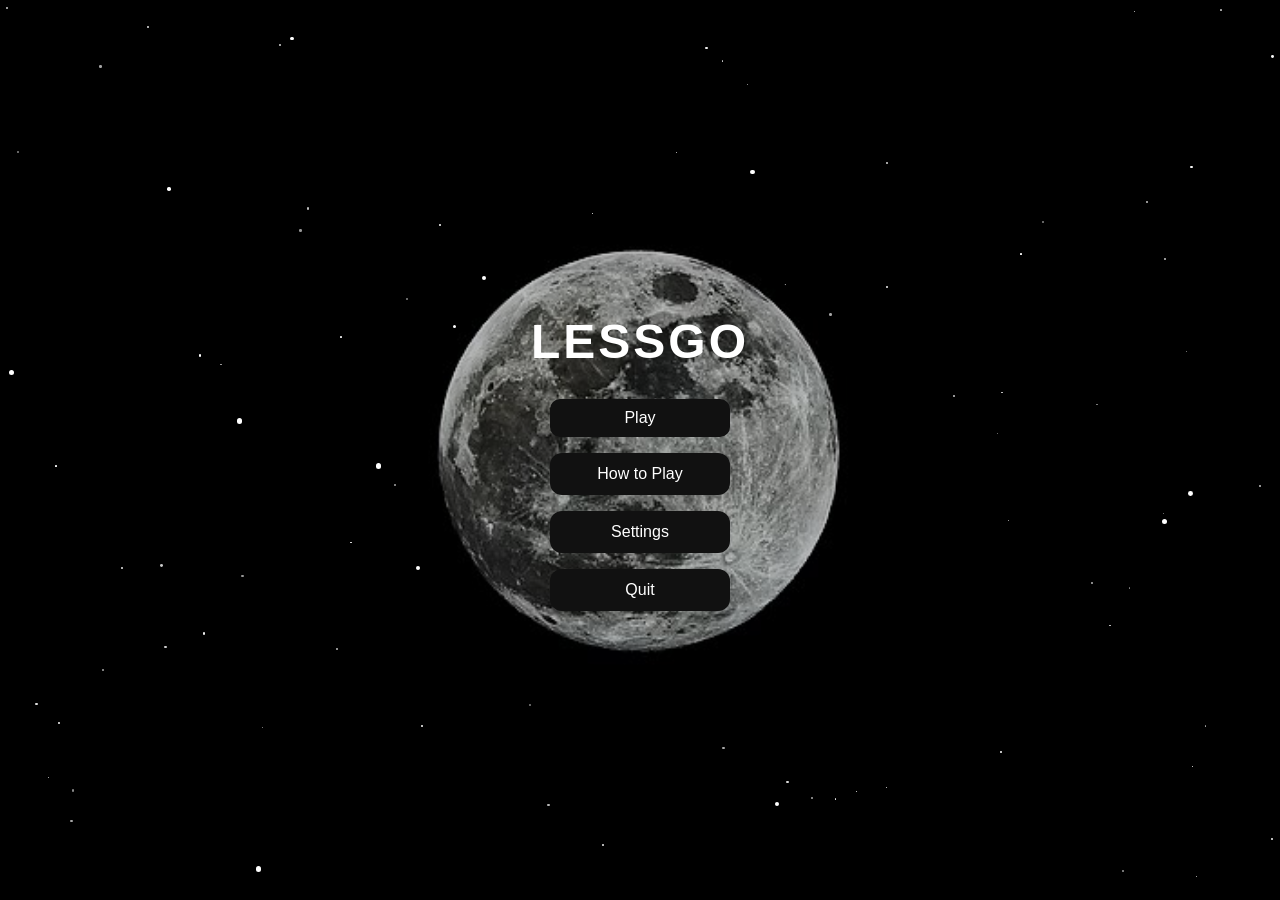
<file: index.htm>
<!DOCTYPE html>

<html lang="en">
<head>
  <meta charset="UTF-8" />
  <meta name="viewport" content="width=device-width, initial-scale=1.0" />
  <title>LessGo</title>
  <link rel="stylesheet" href="css/style.css" />

</head>
<body data-page="menu">

<div class="stars" id="stars"></div>
<div class="menu"> 
  <h1>LESSGO</h1>
  <button class="btn play" onclick="window.location.href='play.html'">Play</button>
  <button class="btn how" onclick="window.location.href='guides.html'">How To Play</button>
  <button class="btn settings" onclick="window.location.href='settings.html'">Settings</button>
  <button class="btn quit" onclick="quitGame()">Quit</button>
</div>

<script src="js/lang/en.js"></script>
  <script src="js/lang/nl.js"></script>
  <script src="js/words-en.js"></script>
  <script src="js/words-nl.js"></script>
  <script src="js/language.js"></script>
<script>
function startGame(){ alert("Starting LessGo!"); }
function showHowToPlay(){ alert("Guess the hidden word in limited tries. Letters change color based on correctness."); }
function openSettings(){ alert("Settings menu coming soon."); }
function quitGame(){ alert("Thanks for playing LessGo!"); }

// generate animated stars with some bigger and brighter
const starsContainer = document.getElementById('stars');
for(let i=0;i<100;i++){
  const star = document.createElement('div');
  let size = Math.random() * 2 + 1;
  let opacity = 0.5 + Math.random() * 0.5;
  // randomly make some stars bigger and brighter
  if(Math.random() < 0.2){
    size *= 2;
    opacity = 1;
  }
  star.className = 'star';
  star.style.width = `${size}px`;
  star.style.height = `${size}px`;
  star.style.top = `${Math.random()*100}%`;
  star.style.left = `${Math.random()*100}%`;
  star.style.opacity = opacity;
  star.style.animationDuration = `${Math.random()*2 + 1.5}s`;
  starsContainer.appendChild(star);
} 

</script>

</body>
</html>
</file>
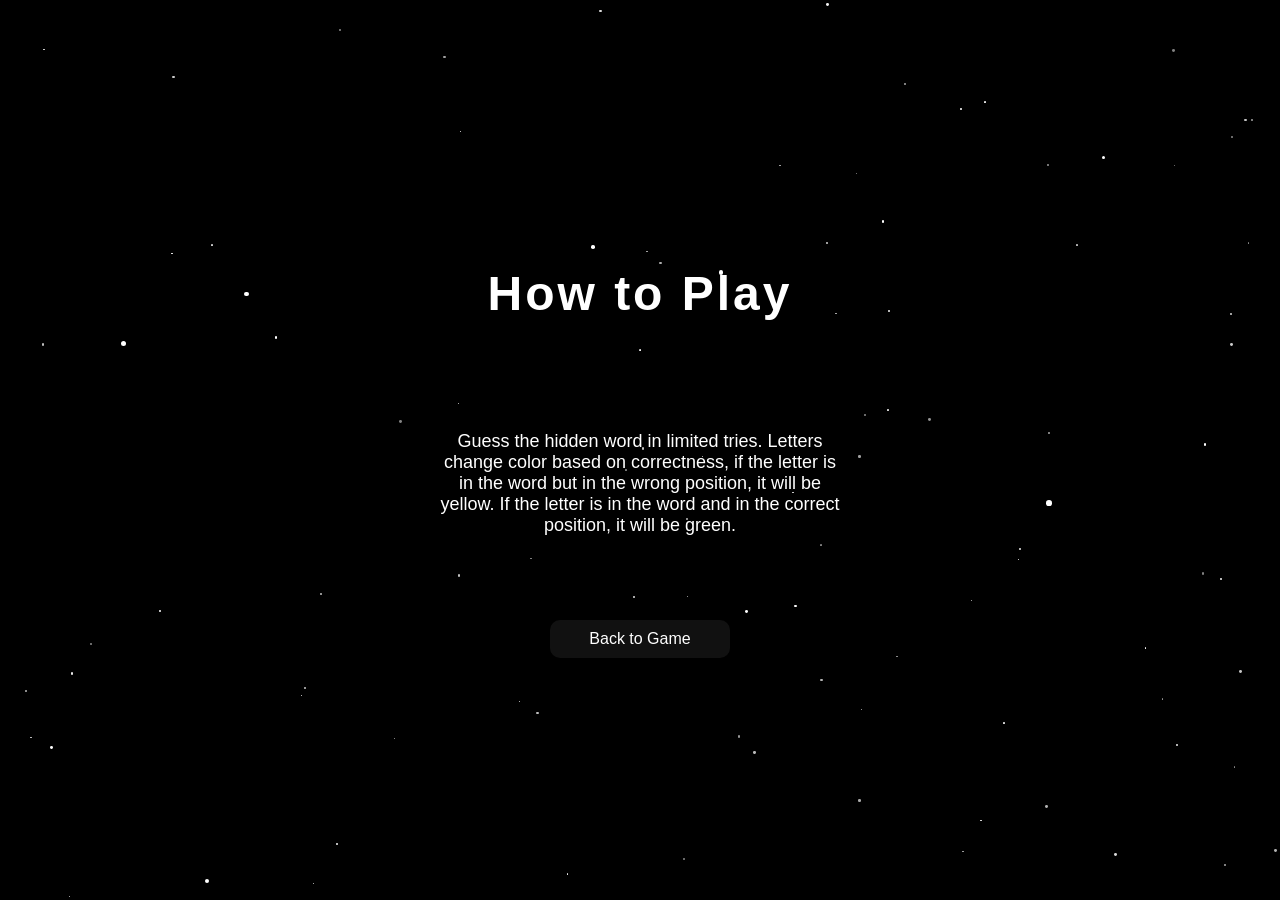
<file: guides.html>
<!DOCTYPE html>
<html lang="en">
<head>
  <meta charset="UTF-8" />
  <meta name="viewport" content="width=device-width, initial-scale=1.0" />
  <title>LessGo - How to play</title>
  <link rel="stylesheet" href="css/style.css" />
</head>
<body data-page="guides">
<div class="stars" id="stars"></div> 
<div class="guides-container">
  <h1 class="guide-title">How to Play</h1>
  <hr>
  <br>
  <br>
  <br>
  <p class="guide-instructions">Guess the hidden word in limited tries. Letters change color based on correctness, if the letter is in the word but in the wrong position, it will be yellow. If the letter is in the word and in the correct position, it will be green.</p>
  <br>
  <br>
  <br>
  <button class="btn play back-btn" onclick="window.location.href='play.html'">Back to Game</button> 

  <script src="js/lang/en.js"></script>
  <script src="js/lang/nl.js"></script>
  <script src="js/words-en.js"></script>
  <script src="js/words-nl.js"></script>
  <script src="js/language.js"></script>
<script>
const starsContainer = document.getElementById('stars');
for(let i=0;i<100;i++){
  const star = document.createElement('div');
  let size = Math.random() * 2 + 1;
  let opacity = 0.5 + Math.random() * 0.5;
  // randomly make some stars bigger and brighter
  if(Math.random() < 0.2){
    size *= 2;
    opacity = 1;
  }
  star.className = 'star';
  star.style.width = `${size}px`;
  star.style.height = `${size}px`;
  star.style.top = `${Math.random()*100}%`;
  star.style.left = `${Math.random()*100}%`;
  star.style.opacity = opacity;
  star.style.animationDuration = `${Math.random()*2 + 1.5}s`;
  starsContainer.appendChild(star);
} 

</script>
</body>
</html>
</file>
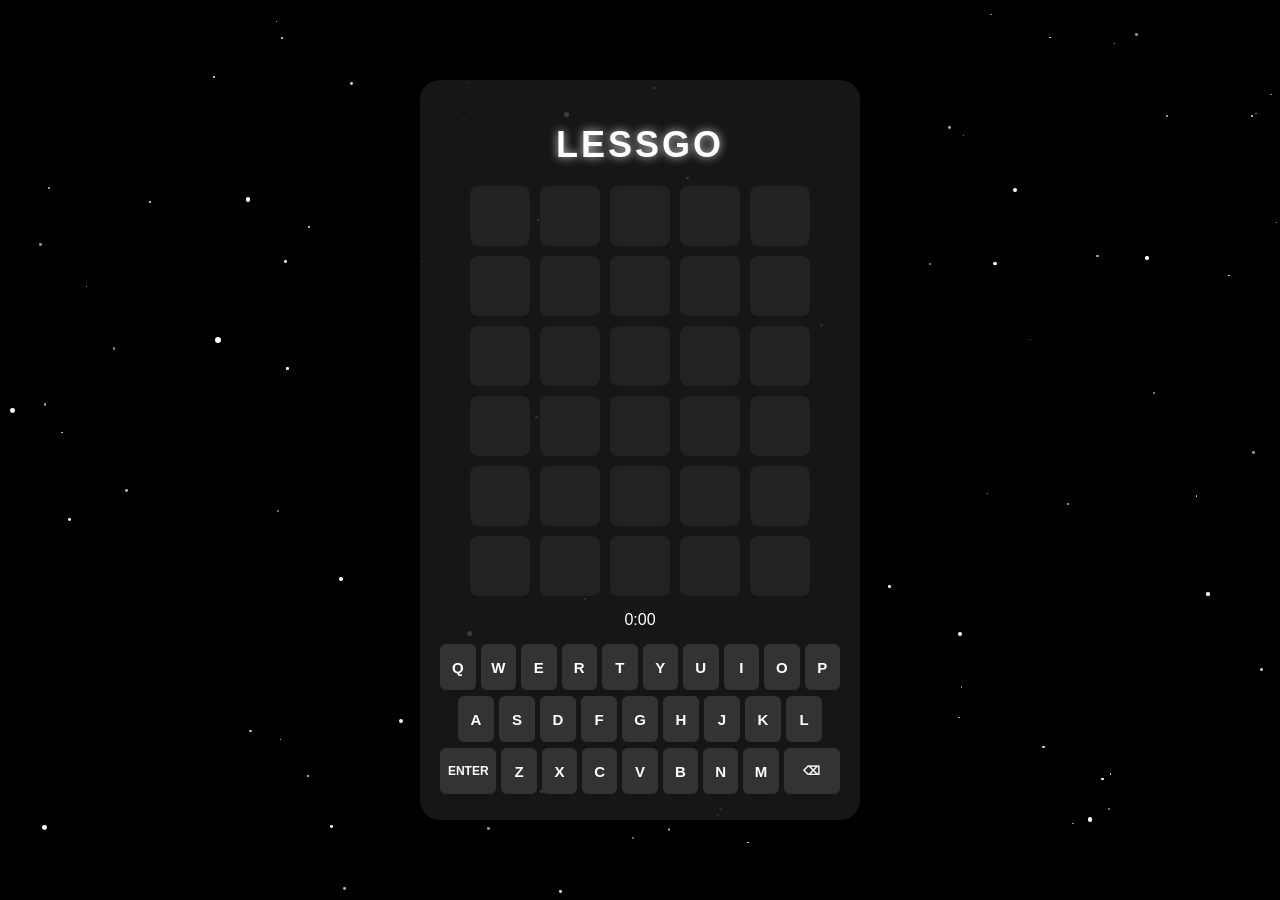
<file: play.html>
<!DOCTYPE html>
<html lang="en">
<head>
  <meta charset="UTF-8" />
  <meta name="viewport" content="width=device-width, initial-scale=1.0" />
  <title>LessGo - Game</title>
  <link rel="stylesheet" href="css/style.css" />
</head>
<body data-page="play">
  <!-- Stars background -->
  <div class="stars" id="stars"></div>

  <!-- Game container -->
  <div class="game-container">
    <h1>LESSGO</h1>
    <div id="grid" class="grid"></div>
      <div id="timer">0:00</div>
      <div id="keyboard"></div>
    <div id="victoryScreen" class="overlay hidden">
      <h2 class="victory-title">congratulations!</h2>
      <p class="victory-message">You guessed the word!</p>
      <br>
      <br>
      
      <P><span class="victory-time">Your time:</span> <span id="FinalTime"></span></P>

      <button id="playAgainBtn">Play Again</button>
    </div>

    <div id="loseScreen" class="overlay hidden">
      <h2 class="defeat-title">Better luck next time!</h2>
      <p><span class="defeat-message">The word was:</span> <span id="lostWord"></span></p>
      <br>
      <br>

      <p><span class="defeat-time">Your time:</span> <span id="FinalTimeLose"></span></p>


      <button id="playAgainLoseBtn">Try Again</button>
    </div>
  </div>

  <script src="js/lang/en.js"></script>
  <script src="js/lang/nl.js"></script>
  <script src="js/words-en.js"></script>
  <script src="js/words-nl.js"></script>
  <script src="js/language.js"></script>
  <!-- Game logic script -->
  <script src="js/play.js"></script>
  
  <!-- Stars generation script -->
  <script>
  const starsContainer = document.getElementById('stars');
  for(let i=0;i<100;i++){
    const star = document.createElement('div');
    let size = Math.random() * 2 + 1;
    let opacity = 0.5 + Math.random() * 0.5;
    if(Math.random() < 0.2){
      size *= 2;
      opacity = 1;
    }
    star.className = 'star';
    star.style.width = `${size}px`;
    star.style.height = `${size}px`;
    star.style.top = `${Math.random()*100}%`;
    star.style.left = `${Math.random()*100}%`;
    star.style.opacity = opacity;
    star.style.animationDuration = `${Math.random()*2 + 1.5}s`;
    starsContainer.appendChild(star);
  } 
  </script>
</body>
</html>
</file>
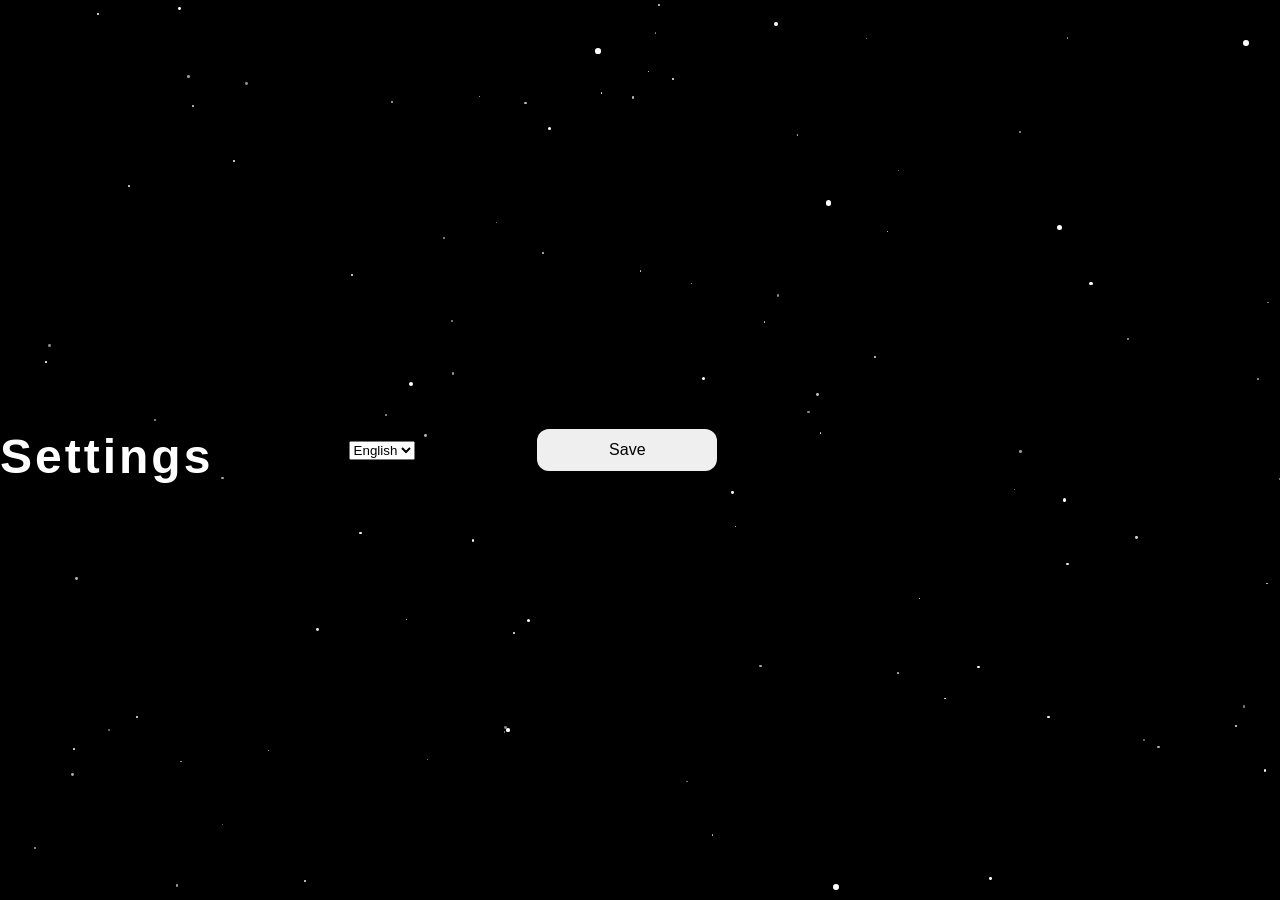
<file: settings.html>
<!DOCTYPE html>
<html lang="en">
<head>
  <meta charset="UTF-8" />
  <meta name="viewport" content="width=device-width, initial-scale=1.0" />
  <link rel="stylesheet" href="css/style.css" />
  <title>Settings</title>
</head>
<body>
  <h1>Settings</h1>
  <label for="Language">Choose Language:</label>
  <select id="Language" name="Language">
    <option value="en">English</option>
    <option value="nl">Dutch</option>
  </select>
  
  <button class="btn save" onclick="saveSettings()">Save</button>
  
  <div class="stars" id="stars"></div> 
  <div class="guides-container"></div>

  <script>
const starsContainer = document.getElementById('stars');
for(let i=0;i<100;i++){
  const star = document.createElement('div');
  let size = Math.random() * 2 + 1;
  let opacity = 0.5 + Math.random() * 0.5;
  // randomly make some stars bigger and brighter
  if(Math.random() < 0.2){
    size *= 2;
    opacity = 1;
  }
  star.className = 'star';
  star.style.width = `${size}px`;
  star.style.height = `${size}px`;
  star.style.top = `${Math.random()*100}%`;
  star.style.left = `${Math.random()*100}%`;
  star.style.opacity = opacity;
  star.style.animationDuration = `${Math.random()*2 + 1.5}s`;
  starsContainer.appendChild(star);
} 

// show the currently saved language in the dropdown
const select = document.getElementById('Language');
const saved = (localStorage.getItem('language') || 'en').toLowerCase();
select.value = (saved === 'nl' || saved === 'dutch') ? 'nl' : 'en';

function saveSettings(){
  localStorage.setItem('language', select.value);
  alert("Settings saved!");
}

</script>

</body>
</file>
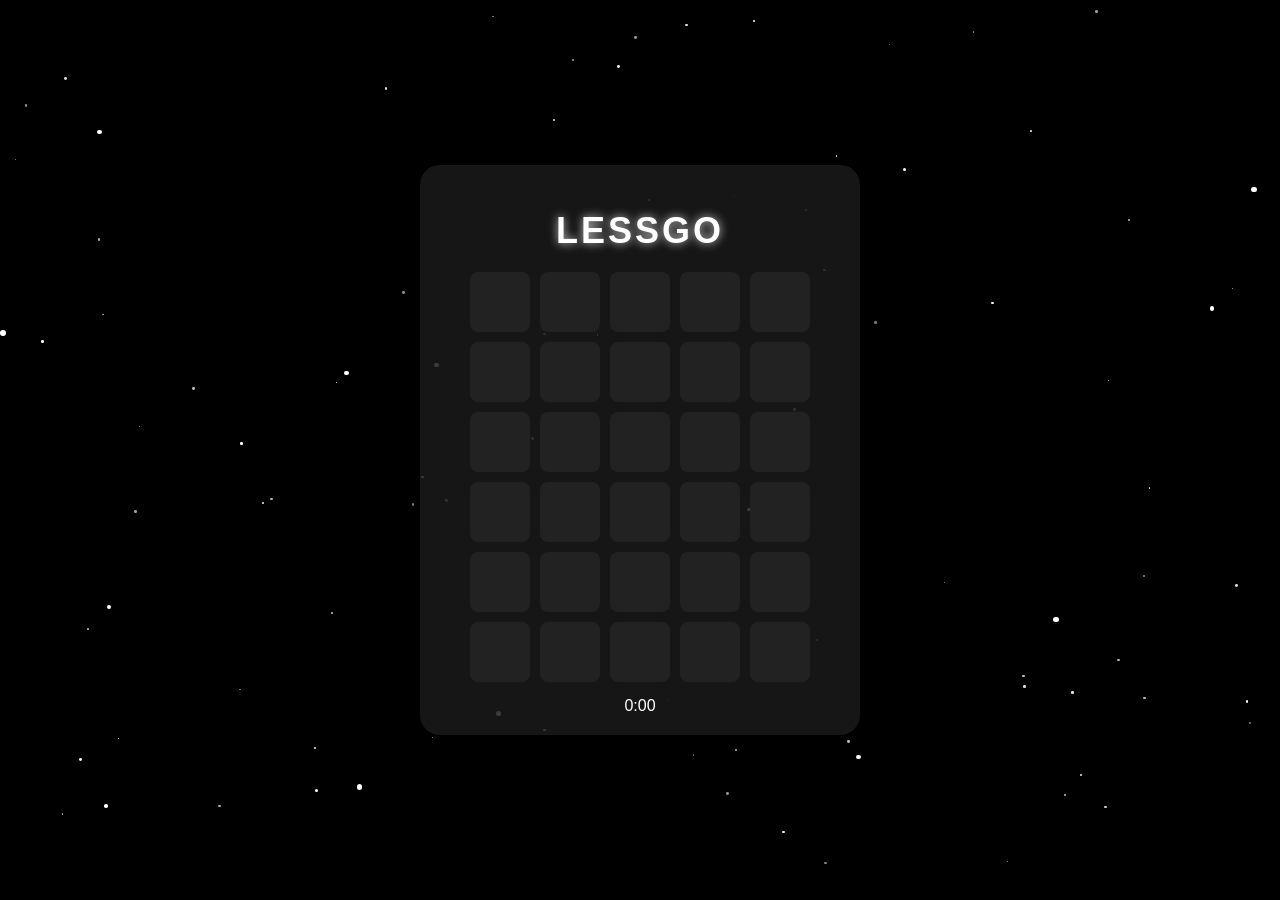
<file: Lessgo/play.html>
<!DOCTYPE html>
<html lang="en">
<head>
  <meta charset="UTF-8" />
  <meta name="viewport" content="width=device-width, initial-scale=1.0" />
  <title>LessGo - Game</title>
  <link rel="stylesheet" href="css/style.css" />
</head>
<body data-page="play">
  <!-- Stars background -->
  <div class="stars" id="stars"></div>

  <!-- Game container -->
  <div class="game-container">
    <h1>LESSGO</h1>
    <div id="grid" class="grid"></div>
      <div id="timer">0:00</div>
    <div id="victoryScreen" class="overlay hidden">
      <h2 class="victory-title">congratulations!</h2>
      <p class="victory-message">You guessed the word!</p>
      <br>
      <br>
      
      <P><span class="victory-time">Your time:</span> <span id="FinalTime"></span></P>

      <button id="playAgainBtn">Play Again</button>
    </div>

    <div id="loseScreen" class="overlay hidden">
      <h2 class="defeat-title">Better luck next time!</h2>
      <p><span class="defeat-message">The word was:</span> <span id="lostWord"></span></p>
      <br>
      <br>

      <p><span class="defeat-time">Your time:</span> <span id="FinalTimeLose"></span></p>


      <button id="playAgainLoseBtn">Try Again</button>
    </div>
  </div>

  <script src="js/lang/en.js"></script>
  <script src="js/lang/nl.js"></script>
  <script src="js/words-en.js"></script>
  <script src="js/words-nl.js"></script>
  <script src="js/language.js"></script>
  <!-- Game logic script -->
  <script src="js/play.js"></script>
  
  <!-- Stars generation script -->
  <script>
  const starsContainer = document.getElementById('stars');
  for(let i=0;i<100;i++){
    const star = document.createElement('div');
    let size = Math.random() * 2 + 1;
    let opacity = 0.5 + Math.random() * 0.5;
    if(Math.random() < 0.2){
      size *= 2;
      opacity = 1;
    }
    star.className = 'star';
    star.style.width = `${size}px`;
    star.style.height = `${size}px`;
    star.style.top = `${Math.random()*100}%`;
    star.style.left = `${Math.random()*100}%`;
    star.style.opacity = opacity;
    star.style.animationDuration = `${Math.random()*2 + 1.5}s`;
    starsContainer.appendChild(star);
  } 
  </script>
</body>
</html>
</file>
<file: css/style.css>
/* ===== GLOBAL ===== */
body {
  margin: 0;
  font-family: Arial, Helvetica, sans-serif;
  background-color: #000;

  display: flex;
  justify-content: center;
  align-items: center;
  height: 100vh;
}

/* ===== STARS ===== */
.stars {
  position: fixed;
  top: 0; left: 0;
  width: 100%; height: 100%;
  background: transparent;
  z-index: 0;
}

.star {
  position: absolute;
  background: white;
  border-radius: 50%;
  opacity: 0.8;
  animation: twinkle 2s infinite alternate;
}

@keyframes twinkle {
  from { opacity: 0.3; transform: scale(1); }
  to { opacity: 1; transform: scale(1.3); }
}

/* ===== MENU ===== */
.menu{
  width:400px;
  height:400px;
  border-radius:50%;
  display:flex;
  flex-direction:column;
  justify-content:center;
  align-items:center;
  position: relative;
  padding:20px;

  background-image: url("../img/moooon.jpg");
  background-size: cover;
  background-position: center;
  background-repeat: no-repeat;
}


.menu::before {
  content: '';
  position: absolute;
  top:0; left:0;
  width:100%; height:100%;
  border-radius:50%;
  background: rgba(0,0,0,0.25);
  z-index: 0;
}

h1, .btn { 
  position: relative; 
  z-index: 1; 
}

h1{
  color:white;
  font-size:48px;
  margin-bottom:20px;
  letter-spacing:3px;
}

.btn{
  display:block;
  width:180px;
  margin:8px auto;
  padding:12px;
  border:none;
  border-radius:12px;
  font-size:16px;
  cursor:pointer;
  transition: transform 0.15s, box-shadow 0.15s;
}

.btn:hover{
  transform: translateY(-3px);
  box-shadow:0 6px 15px rgba(0,0,0,0.35);
}

.play, .how, .settings, .quit { 
  background:#111111; 
  color:white; 
}

/* ===== GAME PAGE ===== */
body {
  margin: 0;
  font-family: Arial, Helvetica, sans-serif;
  background-color: #000;
  display: flex;
  justify-content: center;
  align-items: center;
  height: 100vh;
  position: relative;
}

.game-container {
  width: 400px;
  min-height: 500px;
  border-radius: 20px;
  background: rgba(26, 26, 26, 0.85); /* semi-transparent dark background */
  display: flex;
  flex-direction: column;
  align-items: center;
  padding: 20px;
  position: relative;
  z-index: 1;
  box-shadow: 0 10px 30px rgba(0,0,0,0.5);
  color: white;
}

.game-container h1 {
  font-size: 36px;
  margin-bottom: 20px;
  color: white;
  letter-spacing: 3px;
  text-shadow: 0 0 10px rgba(255,255,255,0.8);
}

#guessInput {
  width: 180px;
  padding: 10px;
  font-size: 18px;
  margin-top: 15px;
  border-radius: 10px;
  border: none;
  outline: none;
}

.btn.play {
  margin-top: 10px;
  background: #111111;
  color: white;
  border-radius: 10px;
  padding: 10px 20px;
}

.grid {
  display: grid;
  grid-template-columns: repeat(5, 60px);
  gap: 10px;
  margin-bottom: 15px;
}

.cell {
  width: 60px;
  height: 60px;
  background: #222;
  display: flex;
  align-items: center;
  justify-content: center;
  font-size: 28px;
  color: white;
  border-radius: 8px;
  font-weight: bold;
}

/* colors for feedback */
.green { background: #22c55e; color: white; }
.yellow { background: #eab308; color: white; }
.red { background: #353434; color: white; }

/* guides page */

.guides-container {
  width:400px;
  height:400px;
  border-radius:50%;
  display:flex;
  flex-direction:column;
  justify-content:center;
  align-items: center;
  position: relative;
  padding:20px;
}

.guides-container::before {
  content: '';
  position: absolute;
  top:0; left:0;
  width:100%; height:100%;
  border-radius:50%;
  z-index: 0;
}

p{
  color:white;
  font-size:18px;
  text-align: center;
  margin-bottom: 20px;
}

/* victory screen */

.overlay {
  position: absolute;
  top: 0;
  left: 0;
  width: 100%;
  height: 100%;
  background: #222;

  display: flex;
  flex-direction: column;
  justify-content: center;
  align-items: center;

  border-radius: 20px;
  z-index: 10;
}

.hidden {
  display: none;
}

#victoryScreen h2 {
  color: white;
  font-size: 20px;
  margin-bottom: 20px;
}

#playAgainBtn {
  padding: 10px 20px;
  font-size: 16px;
  border-radius: 10px;
  border: none;
  cursor: pointer;
  background-color: #fff8f8;
}

#playAgainLoseBtn {
  padding: 10px 20px;
  font-size: 16px;
  border-radius: 10px;
  border: none;
  cursor: pointer;
  background-color: #fff8f8;
}

/* screen keyboard */

#keyboard {
  width: 100%;
  margin-top: 15px;
  user-select: none;
}

.key-row {
  display: flex;
  justify-content: center;
  gap: 5px;
  margin-bottom: 6px;
}

.key {
  flex: 1;
  max-width: 36px;
  height: 46px;
  padding: 0;
  border: none;
  border-radius: 6px;
  background: #333;
  color: white;
  font-size: 15px;
  font-weight: bold;
  text-transform: uppercase;
  cursor: pointer;
  touch-action: manipulation; /* no double-tap zoom on phones */
}

.key.wide { flex: 1.6; max-width: 58px; font-size: 12px; }
.key.green { background: #22c55e; }
.key.yellow { background: #eab308; }
.key.red { background: #7f1d1d; }

/* ---------- small screens (phones) ---------- */
@media (max-width: 440px) {
  .game-container {
    width: 100%;
    max-width: 400px;
    box-sizing: border-box;
    padding: 12px;
  }
  .grid { grid-template-columns: repeat(5, min(60px, 15vw)); gap: 6px; }
  .cell { width: min(60px, 15vw); height: min(60px, 15vw); font-size: 24px; }
  .game-container h1 { font-size: 28px; margin-bottom: 10px; }
}
</file>
<file: Lessgo/css/style.css>
/* ===== GLOBAL ===== */
body {
  margin: 0;
  font-family: Arial, Helvetica, sans-serif;
  background-color: #000;

  display: flex;
  justify-content: center;
  align-items: center;
  height: 100vh;
}

/* ===== STARS ===== */
.stars {
  position: fixed;
  top: 0; left: 0;
  width: 100%; height: 100%;
  background: transparent;
  z-index: 0;
}

.star {
  position: absolute;
  background: white;
  border-radius: 50%;
  opacity: 0.8;
  animation: twinkle 2s infinite alternate;
}

@keyframes twinkle {
  from { opacity: 0.3; transform: scale(1); }
  to { opacity: 1; transform: scale(1.3); }
}

/* ===== MENU ===== */
.menu{
  width:400px;
  height:400px;
  border-radius:50%;
  display:flex;
  flex-direction:column;
  justify-content:center;
  align-items:center;
  position: relative;
  padding:20px;

  background-image: url("../img/moooon.jpg");
  background-size: cover;
  background-position: center;
  background-repeat: no-repeat;
}


.menu::before {
  content: '';
  position: absolute;
  top:0; left:0;
  width:100%; height:100%;
  border-radius:50%;
  background: rgba(0,0,0,0.25);
  z-index: 0;
}

h1, .btn { 
  position: relative; 
  z-index: 1; 
}

h1{
  color:white;
  font-size:48px;
  margin-bottom:20px;
  letter-spacing:3px;
}

.btn{
  display:block;
  width:180px;
  margin:8px auto;
  padding:12px;
  border:none;
  border-radius:12px;
  font-size:16px;
  cursor:pointer;
  transition: transform 0.15s, box-shadow 0.15s;
}

.btn:hover{
  transform: translateY(-3px);
  box-shadow:0 6px 15px rgba(0,0,0,0.35);
}

.play, .how, .settings, .quit { 
  background:#111111; 
  color:white; 
}

/* ===== GAME PAGE ===== */
body {
  margin: 0;
  font-family: Arial, Helvetica, sans-serif;
  background-color: #000;
  display: flex;
  justify-content: center;
  align-items: center;
  height: 100vh;
  position: relative;
}

.game-container {
  width: 400px;
  min-height: 500px;
  border-radius: 20px;
  background: rgba(26, 26, 26, 0.85); /* semi-transparent dark background */
  display: flex;
  flex-direction: column;
  align-items: center;
  padding: 20px;
  position: relative;
  z-index: 1;
  box-shadow: 0 10px 30px rgba(0,0,0,0.5);
  color: white;
}

.game-container h1 {
  font-size: 36px;
  margin-bottom: 20px;
  color: white;
  letter-spacing: 3px;
  text-shadow: 0 0 10px rgba(255,255,255,0.8);
}

#guessInput {
  width: 180px;
  padding: 10px;
  font-size: 18px;
  margin-top: 15px;
  border-radius: 10px;
  border: none;
  outline: none;
}

.btn.play {
  margin-top: 10px;
  background: #111111;
  color: white;
  border-radius: 10px;
  padding: 10px 20px;
}

.grid {
  display: grid;
  grid-template-columns: repeat(5, 60px);
  gap: 10px;
  margin-bottom: 15px;
}

.cell {
  width: 60px;
  height: 60px;
  background: #222;
  display: flex;
  align-items: center;
  justify-content: center;
  font-size: 28px;
  color: white;
  border-radius: 8px;
  font-weight: bold;
}

/* colors for feedback */
.green { background: #22c55e; color: white; }
.yellow { background: #eab308; color: white; }
.red { background: #353434; color: white; }

/* guides page */

.guides-container {
  width:400px;
  height:400px;
  border-radius:50%;
  display:flex;
  flex-direction:column;
  justify-content:center;
  align-items: center;
  position: relative;
  padding:20px;
}

.guides-container::before {
  content: '';
  position: absolute;
  top:0; left:0;
  width:100%; height:100%;
  border-radius:50%;
  z-index: 0;
}

p{
  color:white;
  font-size:18px;
  text-align: center;
  margin-bottom: 20px;
}

/* victory screen */

.overlay {
  position: absolute;
  top: 0;
  left: 0;
  width: 100%;
  height: 100%;
  background: #222;

  display: flex;
  flex-direction: column;
  justify-content: center;
  align-items: center;

  border-radius: 20px;
  z-index: 10;
}

.hidden {
  display: none;
}

#victoryScreen h2 {
  color: white;
  font-size: 20px;
  margin-bottom: 20px;
}

#playAgainBtn {
  padding: 10px 20px;
  font-size: 16px;
  border-radius: 10px;
  border: none;
  cursor: pointer;
  background-color: #fff8f8;
}

#playAgainLoseBtn {
  padding: 10px 20px;
  font-size: 16px;
  border-radius: 10px;
  border: none;
  cursor: pointer;
  background-color: #fff8f8;
}
</file>
